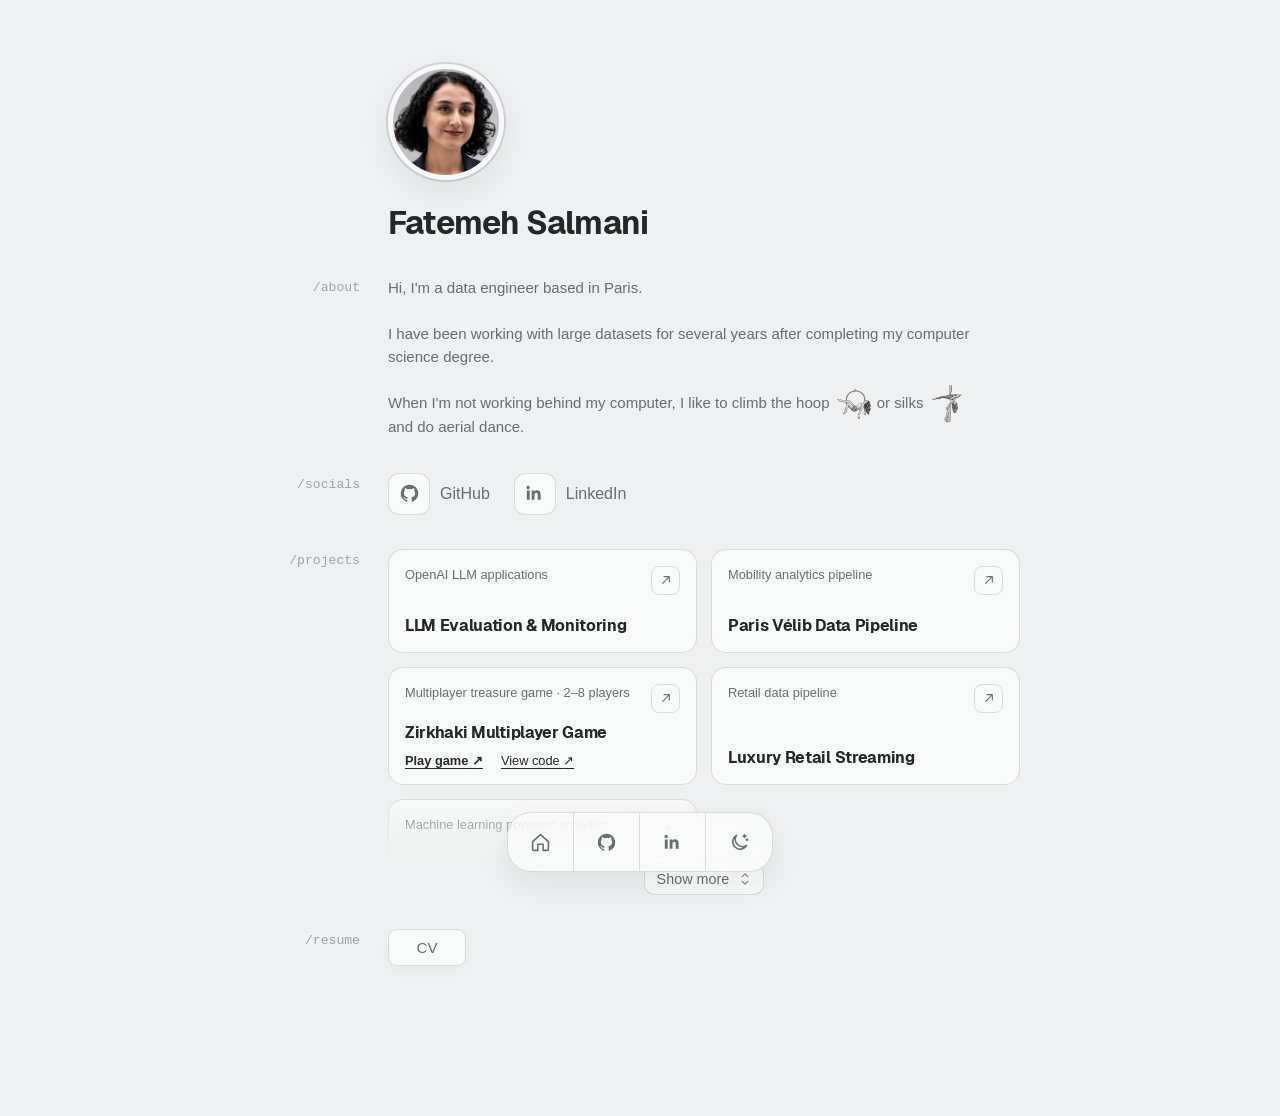
<file: index.html>
<!doctype html>
<html lang="en">
  <head>
    <meta charset="UTF-8">
    <meta name="viewport" content="width=device-width, initial-scale=1.0">
    <meta name="description" content="Fatemeh Salmani — Data Engineer based in Paris.">
    <title>Fatemeh Salmani | Data Engineer</title>
    <link rel="stylesheet" href="style.css">
    <script src="script.js" defer></script>
  </head>
  <body>
    <main class="page" id="home">
      <section class="profile" aria-labelledby="profile-name">
        <header class="profile-header">
          <img
            class="portrait"
            src="assets/profile.jpg"
            alt="Portrait of Fatemeh Salmani"
            width="152"
            height="152"
          >
          <h1 id="profile-name">Fatemeh Salmani</h1>
        </header>

        <div class="details">
          <p class="section-label">/about</p>
          <div class="about-copy">
            <p>Hi, I'm a data engineer based in Paris.</p>
            <p>I have been working with large datasets for several years after completing my computer science degree.</p>
            <p>
              When I'm not working behind my computer, I like to climb the
              <span class="aerial-icon-group">hoop<img class="aerial-icon" src="assets/aerial-hoop-inline.png" alt="" aria-hidden="true" width="38" height="38"></span>
              or <span class="aerial-icon-group">silks<img class="aerial-icon" src="assets/aerial-silks-inline.png" alt="" aria-hidden="true" width="38" height="38"></span>
              and do aerial dance.
            </p>
          </div>

          <p class="section-label">/socials</p>
          <nav class="social-links" aria-label="Social profiles">
            <a href="https://github.com/fatemeh-Salmani1" target="_blank" rel="noopener noreferrer">
              <span class="icon-box" aria-hidden="true">
                <svg viewBox="0 0 24 24"><path d="M12 2a10 10 0 0 0-3.16 19.49c.5.09.68-.22.68-.48v-1.87c-2.78.6-3.37-1.18-3.37-1.18-.45-1.16-1.11-1.47-1.11-1.47-.91-.62.07-.61.07-.61 1 .07 1.53 1.03 1.53 1.03.9 1.53 2.35 1.09 2.92.83.09-.65.35-1.09.64-1.34-2.22-.25-4.56-1.11-4.56-4.94 0-1.09.39-1.98 1.03-2.68-.1-.25-.45-1.27.1-2.64 0 0 .84-.27 2.75 1.02A9.58 9.58 0 0 1 12 6.82c.85 0 1.71.11 2.51.34 1.91-1.29 2.75-1.02 2.75-1.02.55 1.37.2 2.39.1 2.64.64.7 1.03 1.59 1.03 2.68 0 3.84-2.34 4.68-4.57 4.93.36.31.68.92.68 1.86v2.76c0 .27.18.58.69.48A10 10 0 0 0 12 2Z"/></svg>
              </span>
              <span>GitHub</span>
            </a>
            <a href="https://www.linkedin.com/in/fatemeh-salmani" target="_blank" rel="noopener noreferrer">
              <span class="icon-box" aria-hidden="true">
                <svg viewBox="0 0 24 24"><path d="M6.5 8.5H3.25V19H6.5V8.5ZM4.87 3.25A1.88 1.88 0 1 0 4.88 7a1.88 1.88 0 0 0-.01-3.75ZM19 13c0-3.16-1.69-4.63-3.94-4.63a3.4 3.4 0 0 0-3.08 1.69V8.5H8.73V19h3.25v-5.2c0-1.37.26-2.7 1.96-2.7 1.68 0 1.7 1.57 1.7 2.79V19H19v-6Z"/></svg>
              </span>
              <span>LinkedIn</span>
            </a>
          </nav>

          <p class="section-label">/projects</p>
          <div class="projects-section">
          <div class="projects-viewport" id="projects-viewport">
          <div class="projects-grid">
            <a class="project-card project-card--llm" href="https://github.com/fatemeh-Salmani1/llm-evaluation-monitoring-platform" target="_blank" rel="noopener noreferrer">
              <span class="project-description">OpenAI LLM applications</span>
              <span class="project-arrow" aria-hidden="true">
                <svg viewBox="0 0 24 24"><path d="M7 17 17 7M9 7h8v8"/></svg>
              </span>
              <strong>LLM Evaluation &amp; Monitoring</strong>
            </a>

            <a class="project-card project-card--velib" href="https://github.com/fatemeh-Salmani1/paris-velib-availability-pipeline" target="_blank" rel="noopener noreferrer">
              <span class="project-description">Mobility analytics pipeline</span>
              <span class="project-arrow" aria-hidden="true">
                <svg viewBox="0 0 24 24"><path d="M7 17 17 7M9 7h8v8"/></svg>
              </span>
              <strong>Paris Vélib Data Pipeline</strong>
            </a>

            <article class="project-card project-card--zirkhaki" aria-labelledby="zirkhaki-title">
              <span class="project-description">Multiplayer treasure game · 2–8 players</span>
              <a class="project-arrow" href="https://zirkhaki.fatemehsalmani.com" target="_blank" rel="noopener noreferrer" aria-label="Play Zirkhaki">
                <svg viewBox="0 0 24 24" aria-hidden="true"><path d="M7 17 17 7M9 7h8v8"/></svg>
              </a>
              <strong id="zirkhaki-title">Zirkhaki Multiplayer Game</strong>
              <div class="project-actions">
                <a href="https://zirkhaki.fatemehsalmani.com" target="_blank" rel="noopener noreferrer">Play game <span aria-hidden="true">↗</span></a>
                <a href="https://github.com/fatemeh-Salmani1/zirkhaki-multiplayer-game" target="_blank" rel="noopener noreferrer">View code <span aria-hidden="true">↗</span></a>
              </div>
            </article>

            <a class="project-card project-card--retail" href="https://github.com/fatemeh-Salmani1/luxury-retail-streaming-platform" target="_blank" rel="noopener noreferrer">
              <span class="project-description">Retail data pipeline</span>
              <span class="project-arrow" aria-hidden="true">
                <svg viewBox="0 0 24 24"><path d="M7 17 17 7M9 7h8v8"/></svg>
              </span>
              <strong>Luxury Retail Streaming</strong>
            </a>

            <a class="project-card project-card--primo" href="https://github.com/DT16/PRIMO" target="_blank" rel="noopener noreferrer">
              <span class="project-description">Machine learning powered analytics</span>
              <span class="project-arrow" aria-hidden="true">
                <svg viewBox="0 0 24 24"><path d="M7 17 17 7M9 7h8v8"/></svg>
              </span>
              <strong>PRIMO</strong>
            </a>
          </div>

          </div>
          <button class="projects-show-more" type="button" aria-expanded="false" aria-controls="projects-viewport" hidden>
            <span>Show more</span>
            <svg viewBox="0 0 16 20" aria-hidden="true"><path d="m4 7 4-4 4 4M4 13l4 4 4-4"/></svg>
          </button>
          </div>

          <p class="section-label">/resume</p>
          <a class="cv-button" href="assets/FatemehSalmani-CV-En.pdf" target="_blank" rel="noopener noreferrer">CV</a>
        </div>
      </section>
    </main>

    <nav class="dock" aria-label="Quick links">
      <a class="dock-link" href="#home" aria-label="Home" data-tooltip="Home">
        <svg viewBox="0 0 24 24" aria-hidden="true"><path d="m3 11 9-8 9 8v9a1 1 0 0 1-1 1h-5v-7H9v7H4a1 1 0 0 1-1-1v-9Z"/></svg>
      </a>
      <a class="dock-link" href="https://github.com/fatemeh-Salmani1" target="_blank" rel="noopener noreferrer" aria-label="GitHub" data-tooltip="GitHub">
        <svg viewBox="0 0 24 24" aria-hidden="true"><path d="M12 2a10 10 0 0 0-3.16 19.49c.5.09.68-.22.68-.48v-1.87c-2.78.6-3.37-1.18-3.37-1.18-.45-1.16-1.11-1.47-1.11-1.47-.91-.62.07-.61.07-.61 1 .07 1.53 1.03 1.53 1.03.9 1.53 2.35 1.09 2.92.83.09-.65.35-1.09.64-1.34-2.22-.25-4.56-1.11-4.56-4.94 0-1.09.39-1.98 1.03-2.68-.1-.25-.45-1.27.1-2.64 0 0 .84-.27 2.75 1.02A9.58 9.58 0 0 1 12 6.82c.85 0 1.71.11 2.51.34 1.91-1.29 2.75-1.02 2.75-1.02.55 1.37.2 2.39.1 2.64.64.7 1.03 1.59 1.03 2.68 0 3.84-2.34 4.68-4.57 4.93.36.31.68.92.68 1.86v2.76c0 .27.18.58.69.48A10 10 0 0 0 12 2Z"/></svg>
      </a>
      <a class="dock-link" href="https://www.linkedin.com/in/fatemeh-salmani" target="_blank" rel="noopener noreferrer" aria-label="LinkedIn" data-tooltip="LinkedIn">
        <svg viewBox="0 0 24 24" aria-hidden="true"><path d="M6.5 8.5H3.25V19H6.5V8.5ZM4.87 3.25A1.88 1.88 0 1 0 4.88 7a1.88 1.88 0 0 0-.01-3.75ZM19 13c0-3.16-1.69-4.63-3.94-4.63a3.4 3.4 0 0 0-3.08 1.69V8.5H8.73V19h3.25v-5.2c0-1.37.26-2.7 1.96-2.7 1.68 0 1.7 1.57 1.7 2.79V19H19v-6Z"/></svg>
      </a>
      <button class="theme-toggle" type="button" aria-label="Switch to dark mode" data-tooltip="Toggle theme">
        <svg class="sun" viewBox="0 0 24 24" aria-hidden="true"><circle cx="12" cy="12" r="4"/><path d="M12 2v2M12 20v2M4.93 4.93l1.42 1.42M17.66 17.66l1.41 1.41M2 12h2M20 12h2M4.93 19.07l1.42-1.42M17.66 6.34l1.41-1.41"/></svg>
        <svg class="moon" viewBox="0 0 24 24" aria-hidden="true"><path d="M20.2 15.4A8.4 8.4 0 0 1 8.6 3.8a8.5 8.5 0 1 0 11.6 11.6Z"/><path d="M17.7 3.2v3M16.2 4.7h3M20.5 8v1.8M19.6 8.9h1.8"/></svg>
      </button>
    </nav>
  </body>
</html>
</file>
<file: style.css>
@font-face {
  font-family: "Geist Sans";
  src: url("assets/fonts/Geist-Bold.woff2") format("woff2");
  font-style: normal;
  font-weight: 700;
  font-display: swap;
}

:root {
  color-scheme: light;
  --background: #eef0f1;
  --surface: rgba(255, 255, 255, 0.58);
  --text: #242627;
  --muted: #686d70;
  --label: #a0a4a6;
  --border: rgba(36, 38, 39, 0.14);
  --shadow: 0 12px 34px rgba(34, 38, 40, 0.07);
}

[data-theme="dark"] {
  color-scheme: dark;
  --background: #1c1e1f;
  --surface: rgba(42, 44, 45, 0.72);
  --text: #eceeee;
  --muted: #9da1a3;
  --label: #6f7375;
  --border: rgba(255, 255, 255, 0.14);
  --shadow: 0 14px 40px rgba(0, 0, 0, 0.22);
}

* { box-sizing: border-box; }

html { scroll-behavior: smooth; }

body {
  margin: 0;
  min-width: 320px;
  min-height: 100vh;
  background: var(--background);
  color: var(--text);
  font-family: Inter, -apple-system, BlinkMacSystemFont, "Segoe UI", Helvetica, Arial, sans-serif;
  transition: background-color 280ms ease, color 280ms ease;
}

a { color: inherit; }

button, a { -webkit-tap-highlight-color: transparent; }

.page {
  display: grid;
  min-height: 100vh;
  place-items: center;
  padding: 64px 24px 150px;
}

.profile { width: min(100%, 760px); }

.profile-header {
  margin-left: 128px;
  margin-bottom: 34px;
}

.portrait {
  display: block;
  width: 116px;
  height: 116px;
  margin-bottom: 24px;
  border: 5px solid var(--surface);
  border-radius: 50%;
  box-shadow: 0 0 0 2px var(--border), var(--shadow);
  object-fit: cover;
  object-position: 56% 32%;
}

h1 {
  margin: 0;
  font-family: "Geist Sans", ui-sans-serif, system-ui, sans-serif;
  font-size: 31.5px;
  font-weight: 700;
  letter-spacing: -0.7875px;
  line-height: 37.8px;
}

.details {
  display: grid;
  grid-template-columns: 100px 1fr;
  gap: 34px 28px;
  align-items: start;
}

.section-label {
  margin: 4px 0 0;
  color: var(--label);
  font-family: ui-monospace, SFMono-Regular, Menlo, Monaco, Consolas, monospace;
  font-size: 0.82rem;
  text-align: right;
}

.about-copy {
  max-width: 590px;
  color: var(--muted);
  font-family: Inter, -apple-system, BlinkMacSystemFont, "Segoe UI", sans-serif;
  font-size: 0.94rem;
  line-height: 1.58;
}

.about-copy p { margin: 0 0 22px; }
.about-copy p:last-child { margin-bottom: 0; }

.aerial-icon {
  display: inline-block;
  width: 38px;
  height: 38px;
  margin: -12px 0 -12px 5px;
  object-fit: contain;
  vertical-align: middle;
}

.aerial-icon-group { white-space: nowrap; }

.social-links {
  display: flex;
  flex-wrap: wrap;
  gap: 24px;
}

.social-links a {
  display: inline-flex;
  align-items: center;
  gap: 10px;
  color: var(--muted);
  font-family: Inter, -apple-system, BlinkMacSystemFont, "Segoe UI", sans-serif;
  text-decoration: none;
  transition: color 160ms ease, transform 160ms ease;
}

.social-links a:hover { color: var(--text); transform: translateY(-2px); }

.icon-box {
  display: grid;
  width: 42px;
  height: 42px;
  place-items: center;
  border: 1px solid var(--border);
  border-radius: 11px;
  background: var(--surface);
}

.icon-box svg {
  width: 21px;
  fill: currentColor;
}

.projects-grid {
  display: grid;
  grid-template-columns: repeat(2, minmax(0, 1fr));
  gap: 14px;
}

.projects-viewport.is-collapsed {
  overflow: hidden;
  mask-image: linear-gradient(to bottom, #000 0, #000 calc(100% - 70px), transparent 100%);
  -webkit-mask-image: linear-gradient(to bottom, #000 0, #000 calc(100% - 70px), transparent 100%);
}
.projects-show-more {
  display: flex;
  align-items: center;
  justify-content: center;
  gap: 10px;
  margin: 0 auto;
  padding: 6px 12px;
  border: 1px solid var(--border);
  border-radius: 11px;
  background: var(--surface);
  color: var(--muted);
  font: inherit;
  font-size: 0.9rem;
  cursor: pointer;
}
.projects-show-more[hidden] { display: none; }
.projects-show-more:hover { color: var(--text); border-color: var(--muted); }
.projects-show-more:focus-visible { outline: 3px solid #5689d6; outline-offset: 3px; }
.projects-show-more svg { width: 12px; height: 18px; fill: none; stroke: currentColor; stroke-width: 1.4; stroke-linecap: round; stroke-linejoin: round; }

.project-card {
  position: relative;
  display: grid;
  min-height: 104px;
  padding: 16px;
  grid-template-columns: 1fr auto;
  grid-template-rows: 1fr auto;
  gap: 10px 12px;
  overflow: hidden;
  border: 1px solid var(--border);
  border-radius: 15px;
  background: var(--surface);
  color: var(--muted);
  text-decoration: none;
  transition: border-color 180ms ease, box-shadow 180ms ease, color 180ms ease, transform 180ms ease;
}

.project-card::before {
  position: absolute;
  inset: 0;
  background: var(--project-glow);
  content: "";
  opacity: 0;
  pointer-events: none;
  transition: opacity 180ms ease;
}

.project-card > * { position: relative; z-index: 1; }
.project-card--llm { --project-glow: linear-gradient(135deg, rgba(123, 104, 238, 0.12), transparent 70%); }
.project-card--velib { --project-glow: linear-gradient(135deg, rgba(45, 151, 190, 0.11), transparent 70%); }
.project-card--retail { --project-glow: linear-gradient(135deg, rgba(188, 139, 65, 0.11), transparent 70%); }
.project-card--primo { --project-glow: linear-gradient(135deg, rgba(103, 119, 132, 0.11), transparent 70%); }
.project-card--zirkhaki { --project-glow: linear-gradient(135deg, rgba(70, 145, 100, 0.14), transparent 70%); }
.project-card--zirkhaki .project-arrow { color: inherit; }
.project-actions { grid-column: 1 / -1; display: flex; flex-wrap: wrap; gap: 8px 18px; }
.project-actions a { color: var(--text); font-size: 0.8rem; text-decoration: underline; text-underline-offset: 3px; }
.project-actions a:first-child { font-weight: 700; }
.project-actions a:hover { text-decoration-thickness: 2px; }
.project-actions a:focus-visible, .project-card--zirkhaki .project-arrow:focus-visible { outline: 3px solid #5689d6; outline-offset: 3px; border-radius: 3px; }

.project-card:hover {
  border-color: color-mix(in srgb, var(--muted) 42%, transparent);
  box-shadow: 0 10px 24px rgba(22, 25, 27, 0.07);
  color: var(--text);
  transform: translateY(-2px);
}

.project-card:hover::before { opacity: 1; }

.project-description {
  align-self: start;
  font-size: 0.8rem;
  line-height: 1.45;
}

.project-card strong {
  grid-column: 1 / -1;
  color: var(--text);
  font-family: "Geist Sans", ui-sans-serif, system-ui, sans-serif;
  font-size: 1rem;
  font-weight: 700;
  letter-spacing: -0.02em;
  line-height: 1.25;
}

.project-arrow {
  display: grid;
  width: 29px;
  height: 29px;
  flex: 0 0 auto;
  place-items: center;
  border: 1px solid var(--border);
  border-radius: 8px;
}

.project-arrow svg {
  width: 16px;
  height: 16px;
  fill: none;
  stroke: currentColor;
  stroke-linecap: round;
  stroke-linejoin: round;
  stroke-width: 1.7;
}

.cv-button {
  display: inline-grid;
  width: 78px;
  height: 37px;
  place-items: center;
  border: 1px solid var(--border);
  border-radius: 9px;
  background: var(--surface);
  box-shadow: 0 5px 16px rgba(0, 0, 0, 0.03);
  font-family: Inter, -apple-system, BlinkMacSystemFont, "Segoe UI", sans-serif;
  color: var(--muted);
  font-size: 0.94rem;
  text-decoration: none;
  transition: border-color 160ms ease, transform 160ms ease;
}

.cv-button:hover { border-color: var(--muted); transform: translateY(-2px); }

.dock {
  position: fixed;
  z-index: 10;
  bottom: max(28px, env(safe-area-inset-bottom));
  left: 50%;
  display: flex;
  overflow: visible;
  transform: translateX(-50%);
  border: 1px solid var(--border);
  border-radius: 24px;
  background: var(--surface);
  box-shadow: var(--shadow);
  backdrop-filter: blur(18px);
  -webkit-backdrop-filter: blur(18px);
}

.dock-link, .theme-toggle {
  position: relative;
  display: grid;
  width: 66px;
  height: 58px;
  padding: 0;
  place-items: center;
  border: 0;
  border-right: 1px solid var(--border);
  background: transparent;
  color: var(--muted);
  cursor: pointer;
  transition: background-color 160ms ease, color 160ms ease;
}

.theme-toggle { border-right: 0; }
.dock-link::before, .theme-toggle::before {
  position: absolute;
  z-index: 0;
  width: 42px;
  height: 42px;
  border-radius: 50%;
  background: rgba(255, 255, 255, 0.72);
  content: "";
  opacity: 0;
  transform: scale(0.82);
  transition: opacity 160ms ease, transform 160ms ease;
}

[data-theme="dark"] .dock-link::before,
[data-theme="dark"] .theme-toggle::before { background: rgba(255, 255, 255, 0.1); }

.dock-link::after, .theme-toggle::after {
  position: absolute;
  bottom: calc(100% + 10px);
  left: 50%;
  padding: 7px 10px;
  transform: translate(-50%, 5px);
  border-radius: 7px;
  background: #222425;
  color: #fff;
  content: attr(data-tooltip);
  font-size: 0.72rem;
  line-height: 1;
  opacity: 0;
  pointer-events: none;
  white-space: nowrap;
  transition: opacity 150ms ease, transform 150ms ease;
}

.dock-link svg, .theme-toggle svg { position: relative; z-index: 1; }

.dock-link:hover, .theme-toggle:hover { color: var(--text); }
.dock-link:hover::before, .theme-toggle:hover::before { opacity: 1; transform: scale(1); }
.dock-link:hover::after, .theme-toggle:hover::after { opacity: 1; transform: translate(-50%, 0); }
.dock-link:focus-visible, .theme-toggle:focus-visible, .social-links a:focus-visible, .project-card:focus-visible, .cv-button:focus-visible { outline: 3px solid #5689d6; outline-offset: 3px; }

.dock svg {
  width: 21px;
  height: 21px;
  fill: none;
  stroke: currentColor;
  stroke-linecap: round;
  stroke-linejoin: round;
  stroke-width: 1.8;
}

.dock-link:nth-child(2) svg, .dock-link:nth-child(3) svg { fill: currentColor; stroke: none; }
.sun { display: none; }
.moon { display: block; }
[data-theme="dark"] .sun { display: block; }
[data-theme="dark"] .moon { display: none; }

@media (max-width: 640px) {
  .page { place-items: start center; padding: 48px 22px 130px; }
  .profile-header { margin-left: 0; text-align: center; }
  .portrait { width: 106px; height: 106px; margin: 0 auto 24px; }
  .details { grid-template-columns: 1fr; gap: 12px; }
  .section-label { margin-top: 22px; text-align: left; }
  .about-copy { font-size: 0.92rem; }
  .social-links { gap: 18px; }
  .projects-grid { grid-template-columns: 1fr; }
  .project-card { min-height: 102px; }
  .dock-link, .theme-toggle { width: 60px; height: 56px; }
}

@media (prefers-reduced-motion: reduce) {
  *, *::before, *::after { scroll-behavior: auto !important; transition: none !important; }
}
</file>
